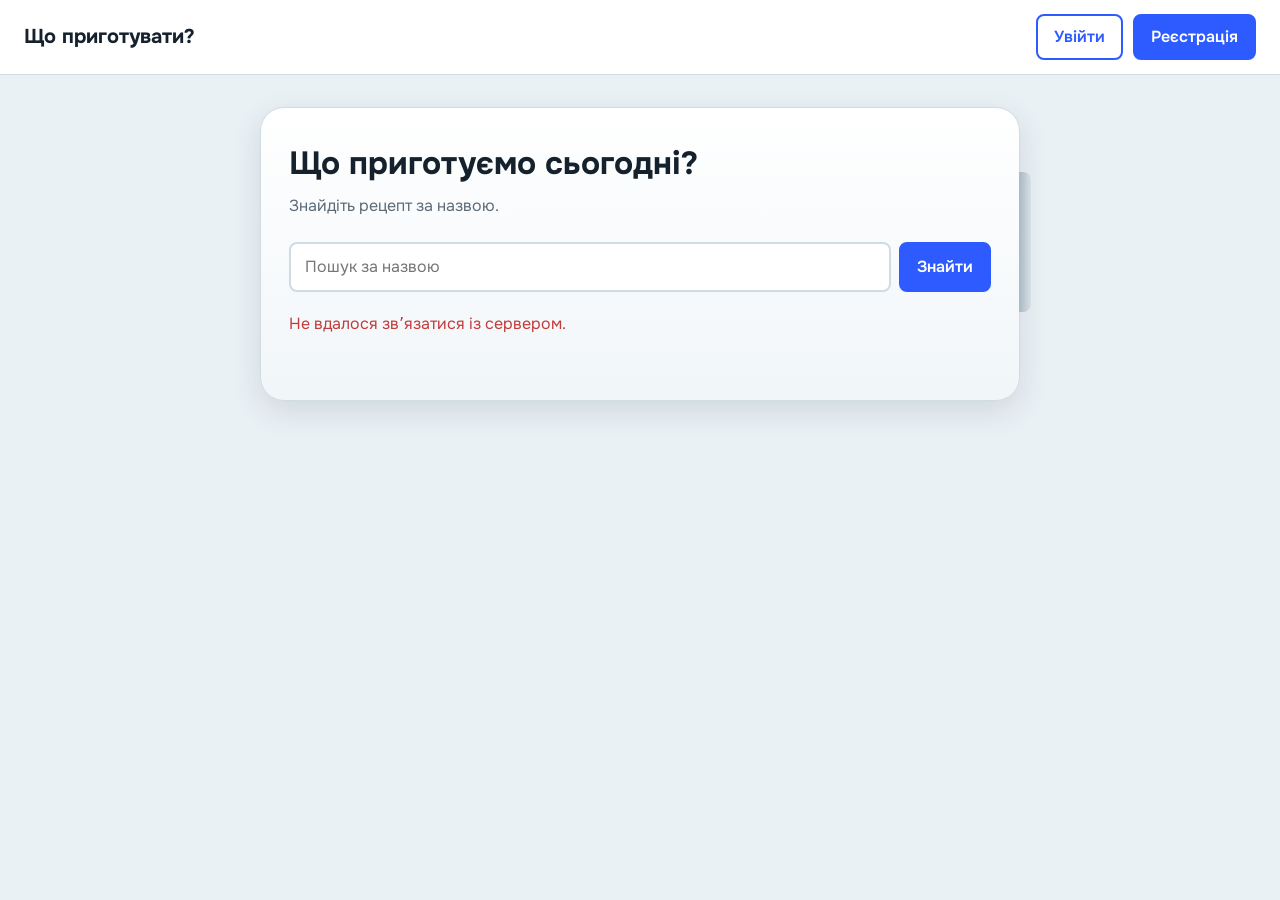
<file: index.html>
<!DOCTYPE html>
<html lang="uk">
  <head>
    <meta charset="UTF-8" />
    <meta name="viewport" content="width=device-width, initial-scale=1.0" />
    <title>Що приготувати?</title>
    <link rel="icon" href="data:," />
    <link rel="preconnect" href="https://fonts.googleapis.com" />
    <link rel="preconnect" href="https://fonts.gstatic.com" crossorigin />
    <link
      href="https://fonts.googleapis.com/css2?family=Onest:wght@400;600;700&display=swap"
      rel="stylesheet"
    />
    <link rel="stylesheet" href="style.css" />
  </head>
  <body>
    <header class="header">
      <a href="index.html" class="header__brand">Що приготувати?</a>
      <nav class="header__nav" id="nav"></nav>
    </header>

    <main class="main door">
      <section class="intro">
        <h1>Що приготуємо сьогодні?</h1>
        <p>Знайдіть рецепт за назвою.</p>
      </section>
      <form class="search" id="search-form">
        <input
          type="text"
          id="search-input"
          class="search__input"
          placeholder="Пошук за назвою"
          aria-label="Пошук за назвою"
        />
        <button type="submit" class="button">Знайти</button>
      </form>

      <p class="message" id="message"></p>
      <ul class="recipes" id="recipes"></ul>
    </main>

    <script src="auth.js"></script>
    <script src="script.js"></script>
  </body>
</html>
</file>
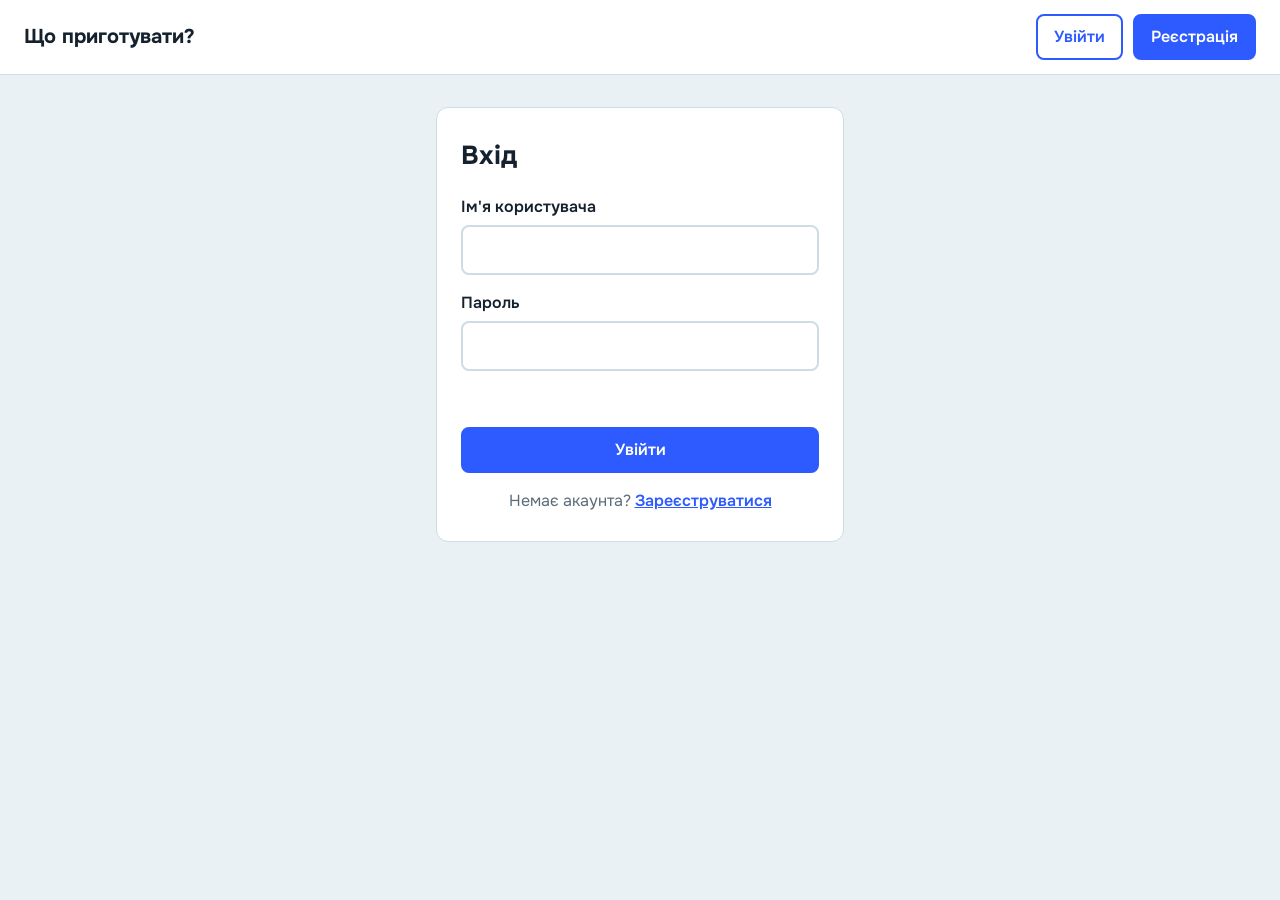
<file: login.html>
<!DOCTYPE html>
<html lang="uk">
  <head>
    <meta charset="UTF-8" />
    <meta name="viewport" content="width=device-width, initial-scale=1.0" />
    <title>Вхід</title>
    <link rel="icon" href="data:," />
    <link rel="preconnect" href="https://fonts.googleapis.com" />
    <link rel="preconnect" href="https://fonts.gstatic.com" crossorigin />
    <link
      href="https://fonts.googleapis.com/css2?family=Onest:wght@400;600;700&display=swap"
      rel="stylesheet"
    />
    <link rel="stylesheet" href="style.css" />
  </head>
  <body>
    <header class="header">
      <a href="index.html" class="header__brand">Що приготувати?</a>
      <nav class="header__nav" id="nav"></nav>
    </header>

    <main class="main main--narrow">
      <form class="form" id="login-form">
        <h1>Вхід</h1>

        <label class="field">
          <span>Ім'я користувача</span>
          <input type="text" id="username" autocomplete="username" required />
        </label>

        <label class="field">
          <span>Пароль</span>
          <input
            type="password"
            id="password"
            autocomplete="current-password"
            required
          />
        </label>

        <p class="message" id="message"></p>
        <button type="submit" class="button button--wide">Увійти</button>
        <p class="form__hint">
          Немає акаунта? <a href="register.html">Зареєструватися</a>
        </p>
      </form>
    </main>

    <script src="auth.js"></script>
    <script src="login.js"></script>
  </body>
</html>
</file>
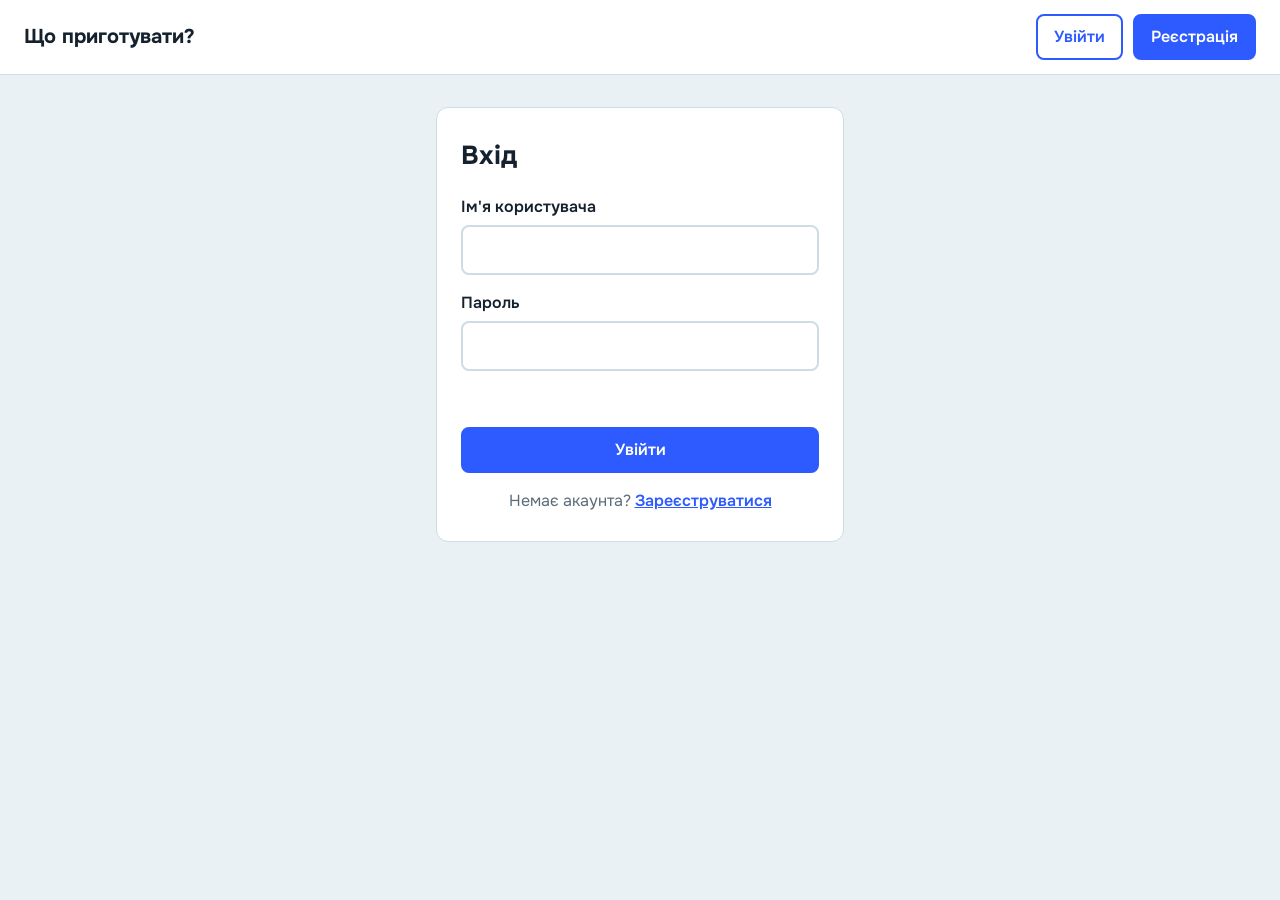
<file: profile.html>
<!DOCTYPE html>
<html lang="uk">
  <head>
    <meta charset="UTF-8" />
    <meta name="viewport" content="width=device-width, initial-scale=1.0" />
    <title>Профіль</title>
    <link rel="icon" href="data:," />
    <link rel="preconnect" href="https://fonts.googleapis.com" />
    <link rel="preconnect" href="https://fonts.gstatic.com" crossorigin />
    <link
      href="https://fonts.googleapis.com/css2?family=Onest:wght@400;600;700&display=swap"
      rel="stylesheet"
    />
    <link rel="stylesheet" href="style.css" />
  </head>
  <body>
    <header class="header">
      <a href="index.html" class="header__brand">Що приготувати?</a>
      <nav class="header__nav" id="nav"></nav>
    </header>

    <main class="main main--narrow">
      <section class="form" id="profile" hidden>
        <h1>Мій профіль</h1>
        <dl class="profile">
          <dt>Ім'я користувача</dt>
          <dd id="profile-username"></dd>
          <dt>Ім'я</dt>
          <dd id="profile-first-name"></dd>
          <dt>Прізвище</dt>
          <dd id="profile-last-name"></dd>
          <dt>Пошта</dt>
          <dd id="profile-email"></dd>
          <dt>Роль</dt>
          <dd id="profile-role"></dd>
        </dl>
      </section>
    </main>

    <script src="auth.js"></script>
    <script src="profile.js"></script>
  </body>
</html>
</file>
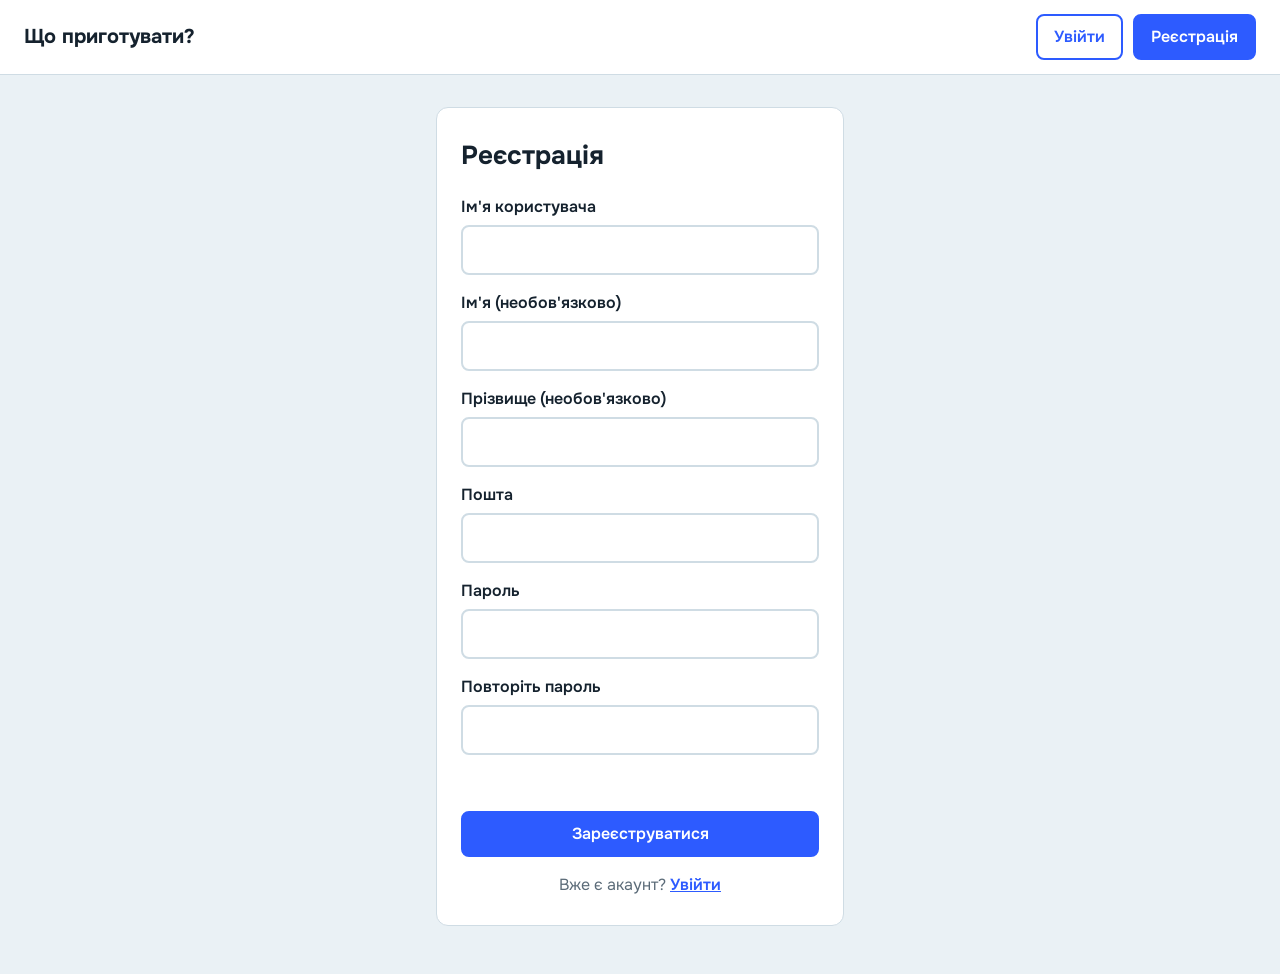
<file: register.html>
<!DOCTYPE html>
<html lang="uk">
  <head>
    <meta charset="UTF-8" />
    <meta name="viewport" content="width=device-width, initial-scale=1.0" />
    <title>Реєстрація</title>
    <link rel="icon" href="data:," />
    <link rel="preconnect" href="https://fonts.googleapis.com" />
    <link rel="preconnect" href="https://fonts.gstatic.com" crossorigin />
    <link
      href="https://fonts.googleapis.com/css2?family=Onest:wght@400;600;700&display=swap"
      rel="stylesheet"
    />
    <link rel="stylesheet" href="style.css" />
  </head>
  <body>
    <header class="header">
      <a href="index.html" class="header__brand">Що приготувати?</a>
      <nav class="header__nav" id="nav"></nav>
    </header>

    <main class="main main--narrow">
      <form class="form" id="register-form" novalidate>
        <h1>Реєстрація</h1>

        <label class="field">
          <span>Ім'я користувача</span>
          <input type="text" id="username" autocomplete="username" />
          <p class="field__error" data-error="username"></p>
        </label>

        <label class="field">
          <span>Ім'я (необов'язково)</span>
          <input type="text" id="first_name" autocomplete="given-name" />
          <p class="field__error" data-error="first_name"></p>
        </label>

        <label class="field">
          <span>Прізвище (необов'язково)</span>
          <input type="text" id="last_name" autocomplete="family-name" />
          <p class="field__error" data-error="last_name"></p>
        </label>

        <label class="field">
          <span>Пошта</span>
          <input type="email" id="email" autocomplete="email" />
          <p class="field__error" data-error="email"></p>
        </label>

        <label class="field">
          <span>Пароль</span>
          <input type="password" id="password" autocomplete="new-password" />
          <p class="field__error" data-error="password"></p>
        </label>

        <label class="field">
          <span>Повторіть пароль</span>
          <input
            type="password"
            id="password_confirm"
            autocomplete="new-password"
          />
          <p class="field__error" data-error="password_confirm"></p>
        </label>

        <p class="message" id="message"></p>
        <button type="submit" class="button button--wide">
          Зареєструватися
        </button>
        <p class="form__hint">
          Вже є акаунт? <a href="login.html">Увійти</a>
        </p>
      </form>
    </main>

    <script src="auth.js"></script>
    <script src="register.js"></script>
  </body>
</html>
</file>
<file: style.css>
:root {
  --ice: #eaf1f5;
  --enamel: #ffffff;
  --ink: #15222e;
  --muted: #5b6b78;
  --cobalt: #2d5bff;
  --cobalt-dark: #1f44cc;
  --magnet: #ffd23f;
  --error: #c23b3b;
  --line: #cfdce4;
}

* {
  box-sizing: border-box;
}

body {
  margin: 0;
  font-family: "Onest", Arial, sans-serif;
  background: var(--ice);
  color: var(--ink);
  line-height: 1.5;
}

.header {
  display: flex;
  align-items: center;
  justify-content: space-between;
  gap: 16px;
  padding: 14px 24px;
  background: var(--enamel);
  border-bottom: 1px solid var(--line);
}

.header__brand {
  color: var(--ink);
  font-size: 20px;
  font-weight: 700;
  text-decoration: none;
}

.header__nav {
  display: flex;
  align-items: center;
  gap: 10px;
}

.button {
  display: inline-block;
  padding: 9px 16px;
  border: 2px solid var(--cobalt);
  border-radius: 8px;
  background: var(--cobalt);
  color: #ffffff;
  font: inherit;
  font-weight: 600;
  text-decoration: none;
  cursor: pointer;
}

.button:hover {
  background: var(--cobalt-dark);
  border-color: var(--cobalt-dark);
}

.button--ghost {
  background: transparent;
  color: var(--cobalt);
}

.button--ghost:hover {
  background: var(--cobalt);
  color: #ffffff;
}

.button:focus-visible,
.search__input:focus-visible {
  outline: 3px solid var(--magnet);
  outline-offset: 2px;
}

.main {
  max-width: 760px;
  margin: 0 auto;
  padding: 32px 16px 48px;
}

.intro h1 {
  margin: 0 0 6px;
  font-size: 32px;
}

.intro p {
  margin: 0 0 24px;
  color: var(--muted);
}

.search {
  display: flex;
  gap: 8px;
  margin-bottom: 20px;
}

.search__input {
  flex: 1;
  padding: 11px 14px;
  border: 2px solid var(--line);
  border-radius: 8px;
  background: var(--enamel);
  color: var(--ink);
  font: inherit;
}

.message {
  min-height: 24px;
  color: var(--error);
}

.recipes {
  display: grid;
  gap: 14px;
  margin: 0;
  padding: 0;
  list-style: none;
}

.recipe {
  padding: 16px 18px;
  border: 1px solid var(--line);
  border-radius: 10px;
  background: var(--enamel);
}

.recipe__name {
  margin: 0 0 10px;
  font-size: 19px;
}

.recipe__meta {
  display: flex;
  align-items: center;
  gap: 12px;
}

.magnet {
  padding: 3px 12px;
  border-radius: 999px;
  background: var(--magnet);
  font-size: 14px;
  font-weight: 600;
  transform: rotate(-2deg);
}

.recipe__time {
  color: var(--muted);
  font-size: 14px;
}

@media (max-width: 520px) {
  .header {
    padding: 12px 16px;
  }

  .intro h1 {
    font-size: 26px;
  }
}
.header__user {
  color: var(--ink);
  font-weight: 600;
  text-decoration: none;
}

.header__user:hover {
  color: var(--cobalt);
}

.main--narrow {
  max-width: 440px;
}

.form {
  padding: 28px 24px;
  border: 1px solid var(--line);
  border-radius: 12px;
  background: var(--enamel);
}

.form h1 {
  margin: 0 0 20px;
  font-size: 26px;
}

.field {
  display: block;
  margin-bottom: 16px;
}

.field span {
  display: block;
  margin-bottom: 6px;
  font-weight: 600;
}

.field input {
  width: 100%;
  padding: 11px 14px;
  border: 2px solid var(--line);
  border-radius: 8px;
  background: var(--enamel);
  color: var(--ink);
  font: inherit;
}

.field input:focus-visible {
  outline: 3px solid var(--magnet);
  outline-offset: 2px;
}

.field__error {
  margin: 6px 0 0;
  color: var(--error);
  font-size: 14px;
}

.button--wide {
  width: 100%;
}

.form__hint {
  margin: 16px 0 0;
  color: var(--muted);
  text-align: center;
}

.form__hint a {
  color: var(--cobalt);
  font-weight: 600;
}

.profile {
  margin: 0;
}

.profile dt {
  color: var(--muted);
  font-size: 14px;
}

.profile dd {
  margin: 0 0 14px;
  font-weight: 600;
}
:root {
  --tomato: #ff6b5e;
}

.door {
  position: relative;
  margin: 32px auto 48px;
  padding: 32px 28px 40px;
  border: 1px solid var(--line);
  border-radius: 24px;
  background: linear-gradient(180deg, #ffffff 0%, #f1f6f9 100%);
  box-shadow: 0 10px 30px rgba(21, 34, 46, 0.12);
}

.door::before {
  content: "";
  position: absolute;
  top: 64px;
  right: -12px;
  width: 12px;
  height: 140px;
  border-radius: 0 8px 8px 0;
  background: linear-gradient(90deg, #aab8c2, #d7e0e6);
}

.recipes {
  gap: 26px;
  padding-top: 8px;
}

.recipe {
  position: relative;
  padding: 24px 20px 18px;
  border: 1px solid var(--line);
  border-radius: 6px;
  box-shadow: 0 3px 8px rgba(21, 34, 46, 0.14);
}

.recipe:nth-child(odd) {
  transform: rotate(-0.6deg);
}

.recipe:nth-child(even) {
  transform: rotate(0.6deg);
}

.recipe::before {
  content: "";
  position: absolute;
  top: -10px;
  left: 50%;
  width: 20px;
  height: 20px;
  margin-left: -10px;
  border-radius: 50%;
  background: var(--cobalt);
  box-shadow: 0 2px 3px rgba(21, 34, 46, 0.3);
}

.recipe:nth-child(3n + 2)::before {
  background: var(--magnet);
}

.recipe:nth-child(3n)::before {
  background: var(--tomato);
}

@media (max-width: 820px) {
  .door::before {
    display: none;
  }
}

@media (max-width: 520px) {
  .door {
    margin: 16px 8px 32px;
    padding: 24px 16px 32px;
  }
}
</file>
